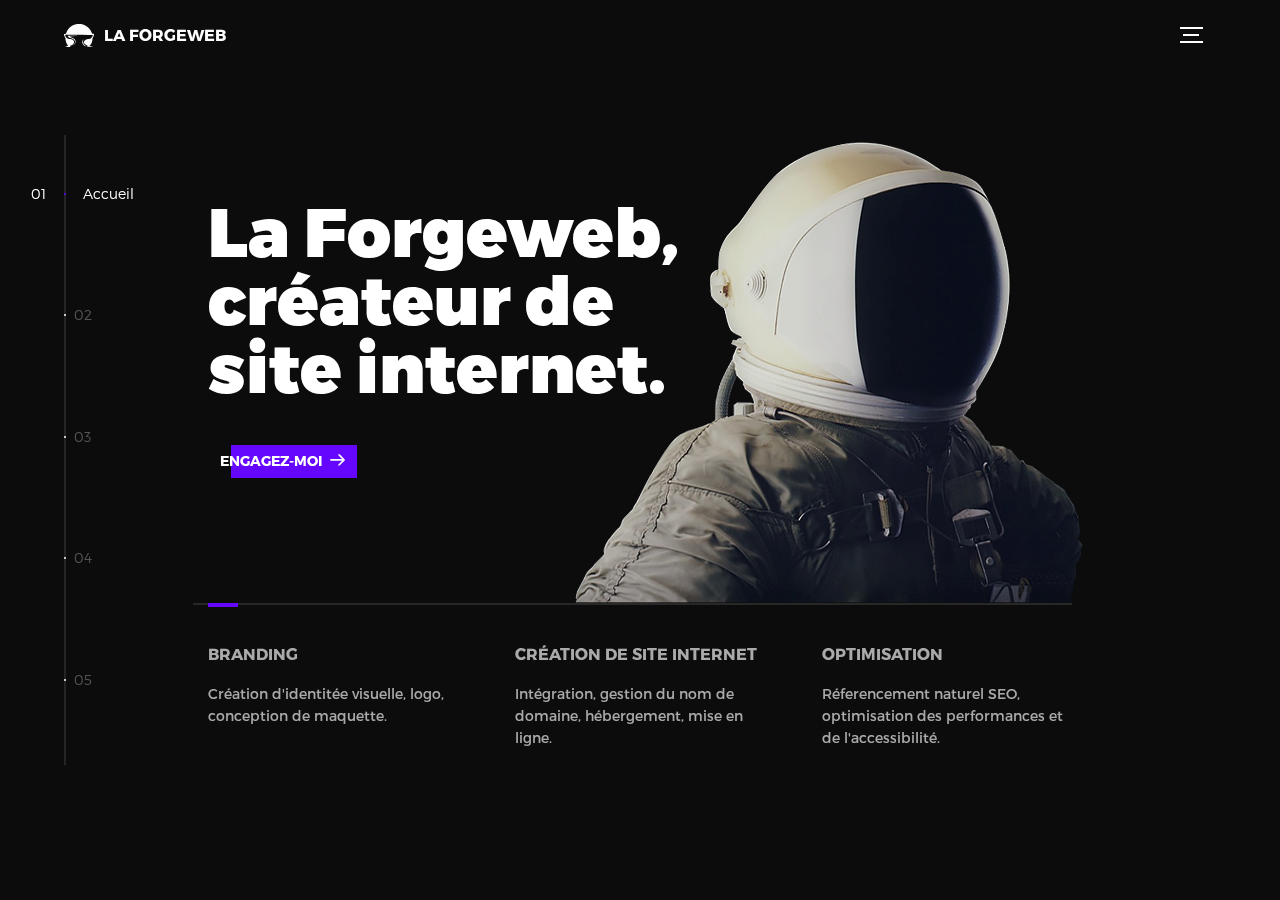
<file: index.html>
<!DOCTYPE html>
<html lang="fr">
<head>
  <title>La Forgeweb</title>
  <meta charset="utf-8">
  <meta name="viewport" content="width=device-width, initial-scale=1">
  <meta http-equiv="X-UA-Compatible" content="IE=edge">
  <meta name="description" content="HTML5 website template">
  <meta name="keywords" content="global, template, html, sass, jquery">
  <meta name="author" content="Bucky Maler">
  <link rel="stylesheet" href="assets/css/main.css">
</head>
<body>

<!-- notification for small viewports and landscape oriented smartphones -->
<div class="device-notification">
  <a class="device-notification--logo" href="#0">
    <img src="assets/img/lfw-logo.png" alt="Global">
    <p>La Forgeweb</p>
  </a>
  <p class="device-notification--message">La Forgeweb a tellement à offrir que nous devons vous demander d'orienter votre appareil en portrait ou de trouver un écran plus grand. Vous ne serez pas déçu.</p>
</div>

<div class="perspective effect-rotate-left">
  <div class="container"><div class="outer-nav--return"></div>
    <div id="viewport" class="l-viewport">
      <div class="l-wrapper">
        <header class="header">
          <a class="header--logo" href="#0">
            <img src="assets/img/lfw-logo.png" alt="Global">
            <p>La Forgeweb</p>
          </a>
          <button class="header--cta cta">Engagez-moi</button>
          <div class="header--nav-toggle">
            <span></span>
          </div>
        </header>
        <nav class="l-side-nav">
          <ul class="side-nav">
            <li class="is-active"><span>Accueil</span></li>
            <li><span>Réalisations</span></li>
            <li><span>Services</span></li>
            <li><span>Contact</span></li>
            <li><span>Engagez-moi</span></li>
          </ul>
        </nav>
        <ul class="l-main-content main-content">
          <li class="l-section section section--is-active">
            <div class="intro">
              <div class="intro--banner">
                <h1>La Forgeweb,<br>créateur de<br>site internet.</h1>
                <button class="cta">Engagez-moi
                  <svg version="1.1" id="Layer_1" xmlns="http://www.w3.org/2000/svg" xmlns:xlink="http://www.w3.org/1999/xlink" x="0px" y="0px" viewBox="0 0 150 118" style="enable-background:new 0 0 150 118;" xml:space="preserve">
                  <g transform="translate(0.000000,118.000000) scale(0.100000,-0.100000)">
                    <path d="M870,1167c-34-17-55-57-46-90c3-15,81-100,194-211l187-185l-565-1c-431,0-571-3-590-13c-55-28-64-94-18-137c21-20,33-20,597-20h575l-192-193C800,103,794,94,849,39c20-20,39-29,61-29c28,0,63,30,298,262c147,144,272,271,279,282c30,51,23,60-219,304C947,1180,926,1196,870,1167z"/>
                  </g>
                  </svg>
                  <span class="btn-background"></span>
                </button>
                <img src="assets/img/introduction-visual.png" alt="Welcome">
              </div>
              <div class="intro--options">
                <a href="#0">
                  <h3>Branding</h3>
                  <p>Création d'identitée visuelle, logo, conception de maquette.</p>
                </a>
                <a href="#0">
                  <h3>Création de site internet</h3>
                  <p>Intégration, gestion du nom de domaine, hébergement, mise en ligne.</p>
                </a>
                <a href="#0">
                  <h3>Optimisation</h3>
                  <p>Réferencement naturel SEO, optimisation des performances et de l'accessibilité.</p>
                </a>
              </div>
            </div>
          </li>
          <li class="l-section section">
            <div class="work">
              <h2>Parcouvrez mes réalisations</h2>
              <div class="work--lockup">
                <ul class="slider">
                  <li class="slider--item slider--item-left">
                    <a href="#0">
                      <div class="slider--item-image">
                        <img src="assets/img/work-victory.jpg" alt="Victory">
                      </div>
                      <p class="slider--item-title">La Caverne de Kutulu</p>
                      <p class="slider--item-description">Plateforme culturel dédié à la culture geek, cinéma, comics, manga, jeux vidéo.</p>
                    </a>
                  </li>
                  <li class="slider--item slider--item-center">
                    <a href="#0">
                      <div class="slider--item-image">
                        <img src="assets/img/work-metiew-smith.jpg" alt="Metiew and Smith">
                      </div>
                      <p class="slider--item-title">Atypique Recrutement</p>
                      <p class="slider--item-description">Cabinet de recrutement spécialisé dans le recrutement de profil de travailleurs handicapés.</p>
                    </a>
                  </li>
                  <li class="slider--item slider--item-right">
                    <a href="#0">
                      <div class="slider--item-image">
                        <img src="assets/img/work-alex-nowak.jpg" alt="Alex Nowak">
                      </div>
                      <p class="slider--item-title">Antediluvian Studio</p>
                      <p class="slider--item-description">Studio de développement de jeux vidéo indépendant sur la création d'expériences de jeu uniques.</p>
                    </a>
                  </li>

                  

                </ul>
                <div class="slider--prev">
                  <svg version="1.1" id="Layer_1" xmlns="http://www.w3.org/2000/svg" xmlns:xlink="http://www.w3.org/1999/xlink" x="0px" y="0px"
                  viewBox="0 0 150 118" style="enable-background:new 0 0 150 118;" xml:space="preserve">
                  <g transform="translate(0.000000,118.000000) scale(0.100000,-0.100000)">
                    <path d="M561,1169C525,1155,10,640,3,612c-3-13,1-36,8-52c8-15,134-145,281-289C527,41,562,10,590,10c22,0,41,9,61,29
                    c55,55,49,64-163,278L296,510h575c564,0,576,0,597,20c46,43,37,109-18,137c-19,10-159,13-590,13l-565,1l182,180
                    c101,99,187,188,193,199c16,30,12,57-12,84C631,1174,595,1183,561,1169z"/>
                  </g>
                  </svg>
                </div>
                <div class="slider--next">
                  <svg version="1.1" id="Layer_1" xmlns="http://www.w3.org/2000/svg" xmlns:xlink="http://www.w3.org/1999/xlink" x="0px" y="0px" viewBox="0 0 150 118" style="enable-background:new 0 0 150 118;" xml:space="preserve">
                  <g transform="translate(0.000000,118.000000) scale(0.100000,-0.100000)">
                    <path d="M870,1167c-34-17-55-57-46-90c3-15,81-100,194-211l187-185l-565-1c-431,0-571-3-590-13c-55-28-64-94-18-137c21-20,33-20,597-20h575l-192-193C800,103,794,94,849,39c20-20,39-29,61-29c28,0,63,30,298,262c147,144,272,271,279,282c30,51,23,60-219,304C947,1180,926,1196,870,1167z"/>
                  </g>
                  </svg>
                </div>
              </div>
            </div>
          </li>
          <li class="l-section section">
            <div class="about">
              <div class="about--banner">
                <h2>Forgez-vous<br>un avenir<br>sur internet</h2>
                <p style="width:45%; color:#ffffffa6;">Je suis un développeur passionné qui crée des sites web uniques et puissants pour vous aider à vous démarquer en ligne. <span class="tab-mode">Travaillons ensemble pour façonner votre présence en ligne et offrir une expérience utilisateur exceptionnelle.</span></p>
                <a href="#0">Contactez moi
                  <span>
                    <svg version="1.1" id="Layer_1" xmlns="http://www.w3.org/2000/svg" xmlns:xlink="http://www.w3.org/1999/xlink" x="0px" y="0px" viewBox="0 0 150 118" style="enable-background:new 0 0 150 118;" xml:space="preserve">
                    <g transform="translate(0.000000,118.000000) scale(0.100000,-0.100000)">
                      <path d="M870,1167c-34-17-55-57-46-90c3-15,81-100,194-211l187-185l-565-1c-431,0-571-3-590-13c-55-28-64-94-18-137c21-20,33-20,597-20h575l-192-193C800,103,794,94,849,39c20-20,39-29,61-29c28,0,63,30,298,262c147,144,272,271,279,282c30,51,23,60-219,304C947,1180,926,1196,870,1167z"/>
                    </g>
                    </svg>
                  </span>
                </a>
                <img src="assets/img/about-visual.png" alt="About Us">
              </div>
              <div class="about--options">
                <a href="#0">
                  <h3>Branding</h3>
                </a>
                <a href="#0">
                  <h3>Création de site</h3>
                </a>
                <a href="#0">
                  <h3>Optimisation</h3>
                </a>
              </div>
            </div>
          </li>
          <li class="l-section section">
            <div class="contact">
              <div class="contact--lockup">
                <div class="modal">
                  <div class="modal--information">
                    <p>123 rue du moulin, 75000 Paris - France</p>
                    <a href="mailto:ouremail@gmail.com">contact@laforgeweb.fr</a>
                    <a href="tel:+148126287560">01 02 03 04 05</a>
                    <a href="legal.html">Mentions légales</a>
                    
                  </div>
                  <ul class="modal--options">
                    <li><a href="#0">LinkedIn</a></li>
                    <li><a href="#0">Malt</a></li>
                    <li><a href="mailto:contact@laforgeweb.fr">Contactez moi</a></li>
                  </ul>
                </div>
              </div>
            </div>
          </li>
          <li class="l-section section">
            <div class="hire">
              <h2>Quel est votre projet ?</h2>
              <!-- checkout formspree.io for easy form setup -->
              <form class="work-request" action="https://formspree.io/f/mdovqjad"
              method="POST">
                <div class="work-request--options">
                  <span class="options-a">
                    <input id="opt-1" type="checkbox" value="culture" name="culture">
                    <label for="opt-1">
                      <svg version="1.1" id="Layer_1" xmlns="http://www.w3.org/2000/svg" xmlns:xlink="http://www.w3.org/1999/xlink" x="0px" y="0px"
                      viewBox="0 0 150 111" style="enable-background:new 0 0 150 111;" xml:space="preserve">
                      <g transform="translate(0.000000,111.000000) scale(0.100000,-0.100000)">
                        <path d="M950,705L555,310L360,505C253,612,160,700,155,700c-6,0-44-34-85-75l-75-75l278-278L550-5l475,475c261,261,475,480,475,485c0,13-132,145-145,145C1349,1100,1167,922,950,705z"/>
                      </g>
                      </svg>
                      Culture
                    </label>
                    <input id="opt-2" type="checkbox" value="retail" name="retail">
                    <label for="opt-2">
                      <svg version="1.1" id="Layer_1" xmlns="http://www.w3.org/2000/svg" xmlns:xlink="http://www.w3.org/1999/xlink" x="0px" y="0px"
                      viewBox="0 0 150 111" style="enable-background:new 0 0 150 111;" xml:space="preserve">
                      <g transform="translate(0.000000,111.000000) scale(0.100000,-0.100000)">
                        <path d="M950,705L555,310L360,505C253,612,160,700,155,700c-6,0-44-34-85-75l-75-75l278-278L550-5l475,475c261,261,475,480,475,485c0,13-132,145-145,145C1349,1100,1167,922,950,705z"/>
                      </g>
                      </svg>
                      Retail
                    </label>
                    <input id="opt-3" type="checkbox" value="evenementiel" name="evenementiel">
                    <label for="opt-3">
                      <svg version="1.1" id="Layer_1" xmlns="http://www.w3.org/2000/svg" xmlns:xlink="http://www.w3.org/1999/xlink" x="0px" y="0px"
                      viewBox="0 0 150 111" style="enable-background:new 0 0 150 111;" xml:space="preserve">
                      <g transform="translate(0.000000,111.000000) scale(0.100000,-0.100000)">
                        <path d="M950,705L555,310L360,505C253,612,160,700,155,700c-6,0-44-34-85-75l-75-75l278-278L550-5l475,475c261,261,475,480,475,485c0,13-132,145-145,145C1349,1100,1167,922,950,705z"/>
                      </g>
                      </svg>
                      Événementiel
                    </label>
                  </span>
                  <span class="options-b">
                    <input id="opt-4" type="checkbox" value="medical" name="medical">
                    <label for="opt-4">
                      <svg version="1.1" id="Layer_1" xmlns="http://www.w3.org/2000/svg" xmlns:xlink="http://www.w3.org/1999/xlink" x="0px" y="0px"
                      viewBox="0 0 150 111" style="enable-background:new 0 0 150 111;" xml:space="preserve">
                      <g transform="translate(0.000000,111.000000) scale(0.100000,-0.100000)">
                        <path d="M950,705L555,310L360,505C253,612,160,700,155,700c-6,0-44-34-85-75l-75-75l278-278L550-5l475,475c261,261,475,480,475,485c0,13-132,145-145,145C1349,1100,1167,922,950,705z"/>
                      </g>
                      </svg>
                      Médical
                    </label>
                    <input id="opt-5" type="checkbox" value="architecture" name="architecture">
                    <label for="opt-5">
                      <svg version="1.1" id="Layer_1" xmlns="http://www.w3.org/2000/svg" xmlns:xlink="http://www.w3.org/1999/xlink" x="0px" y="0px"
                      viewBox="0 0 150 111" style="enable-background:new 0 0 150 111;" xml:space="preserve">
                      <g transform="translate(0.000000,111.000000) scale(0.100000,-0.100000)">
                        <path d="M950,705L555,310L360,505C253,612,160,700,155,700c-6,0-44-34-85-75l-75-75l278-278L550-5l475,475c261,261,475,480,475,485c0,13-132,145-145,145C1349,1100,1167,922,950,705z"/>
                      </g>
                      </svg>
                      Architecture
                    </label>
                    <input id="opt-6" type="checkbox" value="autre" name="autre">
                    <label for="opt-6">
                      <svg version="1.1" id="Layer_1" xmlns="http://www.w3.org/2000/svg" xmlns:xlink="http://www.w3.org/1999/xlink" x="0px" y="0px"
                      viewBox="0 0 150 111" style="enable-background:new 0 0 150 111;" xml:space="preserve">
                      <g transform="translate(0.000000,111.000000) scale(0.100000,-0.100000)">
                        <path d="M950,705L555,310L360,505C253,612,160,700,155,700c-6,0-44-34-85-75l-75-75l278-278L550-5l475,475c261,261,475,480,475,485c0,13-132,145-145,145C1349,1100,1167,922,950,705z"/>
                      </g>
                      </svg>
                      Autre
                    </label>
                  </span>
                </div>
                <div class="work-request--information">
                  <div class="information-name">
                    <input id="name" type="text" spellcheck="false" name="name" required>
                    <label for="name">Nom</label>
                  </div>
                  <div class="information-email">
                    <input id="email" type="email" spellcheck="false" name="email" required>
                    <label for="email">Email</label>
                  </div>
                </div>
                <input type="submit" value="Envoyer">
              </form>
            </div>
          </li>
        </ul>
      </div>
    </div>
  </div>
  <ul class="outer-nav">
    <li class="is-active">Accueil</li>
    <li>Réalisations</li>
    <li>Services</li>
    <li>Contact</li>
    <li>Engagez-moi</li>
  </ul>
</div>



<script src="https://ajax.googleapis.com/ajax/libs/jquery/2.2.4/jquery.min.js"></script>
<script>window.jQuery || document.write('<script src="assets/js/vendor/jquery-2.2.4.min.js"><\/script>')</script>
<script src="assets/js/functions-min.js"></script>
</body>
</html>
</file>
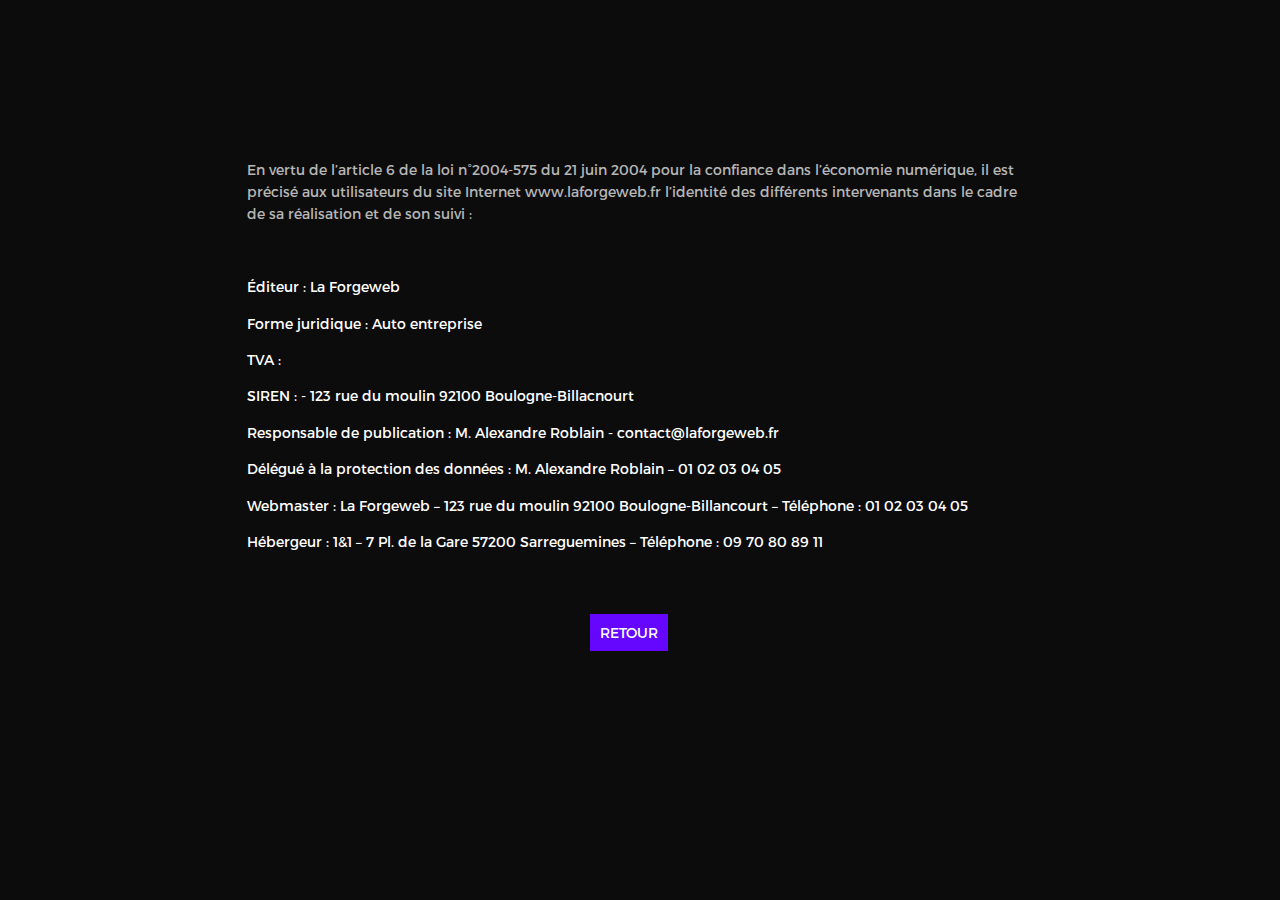
<file: legal.html>
<!DOCTYPE html>
<html lang="fr">
<head>
  <title>La Forgeweb</title>
  <meta charset="utf-8">
  <meta name="viewport" content="width=device-width, initial-scale=1">
  <meta http-equiv="X-UA-Compatible" content="IE=edge">
  <meta name="description" content="HTML5 website template">
  <meta name="keywords" content="global, template, html, sass, jquery">
  <meta name="author" content="Bucky Maler">
  <link rel="stylesheet" href="assets/css/main.css">
</head>
<body>

<section class="legal">

  <div class="legal--paragraph">
    <p style="color: rgb(182, 182, 182)">En vertu de l’article 6 de la loi n°2004-575 du 21 juin 2004 pour la confiance dans l’économie numérique, il est précisé aux utilisateurs du site Internet www.laforgeweb.fr l’identité des différents intervenants dans le cadre de sa réalisation et de son suivi :</p>
    <br>
    <p>Éditeur : La Forgeweb </p>
    <p>Forme juridique : Auto entreprise</p>
    <p>TVA :</p>
    <p>SIREN : - 123 rue du moulin 92100 Boulogne-Billacnourt</p>
    <p>Responsable de publication : M. Alexandre Roblain - contact@laforgeweb.fr</p>
    <p>Délégué à la protection des données : M. Alexandre Roblain –  01 02 03 04 05</p>
    <p>Webmaster : La Forgeweb – 123 rue du moulin 92100 Boulogne-Billancourt  – Téléphone : 01 02 03 04 05</p>
    <p>Hébergeur : 1&1  – 7 Pl. de la Gare 57200 Sarreguemines – Téléphone : 09 70 80 89 11</p>
</div>

<div class="legal-space-btn">
    <a href="index.html" class="legal--btn">Retour</a>
 </div> 

</section>
   

    
    




<script src="https://ajax.googleapis.com/ajax/libs/jquery/2.2.4/jquery.min.js"></script>
<script>window.jQuery || document.write('<script src="assets/js/vendor/jquery-2.2.4.min.js"><\/script>')</script>
<script src="assets/js/functions-min.js"></script>
</body>
</html>
</file>
<file: assets/css/main.css>
@font-face{
    font-family:'Montserrat';
    src:url("fonts/Montserrat-Black.eot");
    src:local("☺"),url("fonts/Montserrat-Black.woff") format("woff"),url("fonts/Montserrat-Black.ttf") format("truetype"),url("fonts/Montserrat-Black.svg") format("svg");
    font-weight:900;
    font-style:normal
}
@font-face{
    font-family:'Montserrat';
    src:url("fonts/Montserrat-Bold.eot");
    src:local("☺"),url("fonts/Montserrat-Bold.woff") format("woff"),url("fonts/Montserrat-Bold.ttf") format("truetype"),url("fonts/Montserrat-Bold.svg") format("svg");
    font-weight:700;
    font-style:normal
}
@font-face{
    font-family:'Montserrat';
    src:url("fonts/Montserrat-Regular.eot");
    src:local("☺"),url("fonts/Montserrat-Regular.woff") format("woff"),url("fonts/Montserrat-Regular.ttf") format("truetype"),url("fonts/Montserrat-Regular.svg") format("svg");
    font-weight:400;
    font-style:normal
}
@font-face{
    font-family:'Montserrat';
    src:url("fonts/Montserrat-Light.eot");
    src:local("☺"),url("fonts/Montserrat-Light.woff") format("woff"),url("fonts/Montserrat-Light.ttf") format("truetype"),url("fonts/Montserrat-Light.svg") format("svg");
    font-weight:300;
    font-style:normal
}
/*! normalize.css v3.0.2 | MIT License | git.io/normalize */
html{
    font-family:sans-serif;
    -ms-text-size-adjust:100%;
    -webkit-text-size-adjust:100%
}
body{
    margin:0
}
article,aside,details,figcaption,figure,footer,header,hgroup,main,menu,nav,section,summary{
    display:block
}
audio,canvas,progress,video{
    display:inline-block;
    vertical-align:baseline
}
audio:not([controls]){
    display:none;
    height:0
}
[hidden],template{
    display:none
}
a{
    background-color:transparent
}
a:active,a:hover{
    outline:0
}
abbr[title]{
    border-bottom:1px dotted
}
b,strong{
    font-weight:bold
}
dfn{
    font-style:italic
}
h1{
    font-size:2em;
    margin:0.67em 0
}
mark{
    background:#ff0;
    color:#000
}
small{
    font-size:80%
}
sub,sup{
    font-size:75%;
    line-height:0;
    position:relative;
    vertical-align:baseline
}
sup{
    top:-0.5em
}
sub{
    bottom:-0.25em
}
img{
    border:0
}
svg:not(:root){
    overflow:hidden
}
figure{
    margin:1em 40px
}
hr{
    box-sizing:content-box;
    height:0
}
pre{
    overflow:auto
}
code,kbd,pre,samp{
    font-family:monospace, monospace;
    font-size:1em
}
button,input,optgroup,select,textarea{
    color:inherit;
    font:inherit;
    margin:0
}
button{
    overflow:visible
}
button,select{
    text-transform:none
}
button,html input[type="button"],input[type="reset"],input[type="submit"]{
    -webkit-appearance:button;
    cursor:pointer
}
button[disabled],html input[disabled]{
    cursor:default
}
button::-moz-focus-inner,input::-moz-focus-inner{
    border:0;
    padding:0
}
input{
    line-height:normal
}
input[type="checkbox"],input[type="radio"]{
    box-sizing:border-box;
    padding:0
}
input[type="number"]::-webkit-inner-spin-button,input[type="number"]::-webkit-outer-spin-button{
    height:auto
}
input[type="search"]{
    -webkit-appearance:textfield;
    box-sizing:content-box
}
input[type="search"]::-webkit-search-cancel-button,input[type="search"]::-webkit-search-decoration{
    -webkit-appearance:none
}
fieldset{
    border:1px solid #c0c0c0;
    margin:0 2px;
    padding:0.35em 0.625em 0.75em
}
legend{
    border:0;
    padding:0
}
textarea{
    overflow:auto
}
optgroup{
    font-weight:bold
}
table{
    border-collapse:collapse;
    border-spacing:0
}
td,th{
    padding:0
}
::-moz-selection{
    background:#FFF498
}
::selection{
    background:#FFF498
}
::-moz-selection{
    background:#FFF498
}
img::-moz-selection{
    background:transparent
}
img::selection{
    background:transparent
}
img::-moz-selection{
    background:transparent
}
body{
    -webkit-tap-highlight-color:#FFF498
}
body{
    background-color:#0c0c0c;
    font-size:14px;
    line-height:1.6;
    font-family:"Montserrat",sans-serif;
    color:#fff;
    -webkit-font-smoothing:antialiased;
    -webkit-text-size-adjust:100%
}
.l-viewport{
    position:relative;
    width:100%;
    height:100vh;
    box-shadow:0 0 45px 5px rgba(0,0,0,0.85);
    overflow:hidden
}
.l-wrapper{
    position:relative;
    width:1440px;
    max-width:90%;
    height:100%;
    margin:0 auto
}
.l-side-nav{
    position:absolute;
    left:0;
    display:-webkit-box;
    display:-webkit-flex;
    display:-ms-flexbox;
    display:flex;
    height:100%;
    -webkit-box-align:center;
    -webkit-align-items:center;
    -ms-flex-align:center;
    align-items:center
}
.l-side-nav::before{
    content:"";
    position:absolute;
    top:50%;
    left:0;
    -webkit-transform:translateY(-50%);
    transform:translateY(-50%);
    width:2px;
    height:70%;
    max-height:750px;
    background-color:#555;
    opacity:.35;
    z-index:10
}
@media (max-width: 1180px){
    .l-side-nav{
        display:none
    }
}
.l-main-content{
    position:relative;
    width:100%;
    height:100%;
    margin:0;
    padding:0;
    list-style:none
}
.l-section{
    position:absolute;
    width:100%;
    height:100%
}
.device-notification{
    display:none;
    position:fixed;
    top:0;
    left:0;
    width:100%;
    height:100%;
    -webkit-box-orient:vertical;
    -webkit-box-direction:normal;
    -webkit-flex-direction:column;
    -ms-flex-direction:column;
    flex-direction:column;
    -webkit-box-align:center;
    -webkit-align-items:center;
    -ms-flex-align:center;
    -ms-grid-row-align:center;
    align-items:center;
    -webkit-box-pack:center;
    -webkit-justify-content:center;
    -ms-flex-pack:center;
    justify-content:center;
    background-color:#0c0c0c;
    z-index:12
}
.device-notification--logo{
    display:-webkit-box;
    display:-webkit-flex;
    display:-ms-flexbox;
    display:flex;
    -webkit-box-align:center;
    -webkit-align-items:center;
    -ms-flex-align:center;
    align-items:center;
    text-decoration:none;
    color:#fff
}
.device-notification--logo p{
    margin:0 0 0 10px;
    font-size:16px;
    font-weight:700;
    text-transform:uppercase
}
.device-notification--message{
    width:70%;
    margin:30px 0 0 0;
    font-weight:700;
    text-align:center
}
@media (max-width: 767px) and (min-width: 601px) and (max-height: 680px){
    .device-notification{
        display:-webkit-box;
        display:-webkit-flex;
        display:-ms-flexbox;
        display:flex
    }
}
@media (max-width: 600px) and (min-width: 480px) and (max-height: 580px){
    .device-notification{
        display:-webkit-box;
        display:-webkit-flex;
        display:-ms-flexbox;
        display:flex
    }
}
@media (max-width: 736px) and (min-width: 360px) and (orientation: landscape){
    .device-notification{
        display:-webkit-box;
        display:-webkit-flex;
        display:-ms-flexbox;
        display:flex
    }
}
@media(max-width: 359px){
    .device-notification{
        display:-webkit-box;
        display:-webkit-flex;
        display:-ms-flexbox;
        display:flex
    }
}
.section{
    opacity:0;
    visibility:hidden;
    -webkit-transition:opacity .4s ease-in-out,visibility 0s .4s;
    transition:opacity .4s ease-in-out,visibility 0s .4s
}
.section--is-active{
    opacity:1;
    visibility:visible;
    z-index:1;
    -webkit-transition:opacity .4s ease-in-out .4s;
    transition:opacity .4s ease-in-out .4s
}
.section--next{
    -webkit-transform:translateY(-45px);
    transform:translateY(-45px);
    -webkit-transition:-webkit-transform .4s ease-in-out;
    transition:-webkit-transform .4s ease-in-out;
    transition:transform .4s ease-in-out;
    transition:transform .4s ease-in-out, -webkit-transform .4s ease-in-out
}
.section--prev{
    -webkit-transform:translateY(45px);
    transform:translateY(45px);
    -webkit-transition:-webkit-transform .4s ease-in-out;
    transition:-webkit-transform .4s ease-in-out;
    transition:transform .4s ease-in-out;
    transition:transform .4s ease-in-out, -webkit-transform .4s ease-in-out
}
.header{
    position:absolute;
    top:0;
    left:0;
    display:-webkit-box;
    display:-webkit-flex;
    display:-ms-flexbox;
    display:flex;
    width:100%;
    height:70px;
    -webkit-box-align:center;
    -webkit-align-items:center;
    -ms-flex-align:center;
    align-items:center;
    -webkit-box-pack:justify;
    -webkit-justify-content:space-between;
    -ms-flex-pack:justify;
    justify-content:space-between;
    z-index:10
}
.header--logo{
    display:-webkit-box;
    display:-webkit-flex;
    display:-ms-flexbox;
    display:flex;
    -webkit-box-align:center;
    -webkit-align-items:center;
    -ms-flex-align:center;
    align-items:center;
    text-decoration:none;
    color:#fff
}
.header--logo p{
    margin:0 0 0 10px;
    font-size:16px;
    font-weight:700;
    text-transform:uppercase
}
.header--nav-toggle{
    display:-webkit-box;
    display:-webkit-flex;
    display:-ms-flexbox;
    display:flex;
    width:50px;
    height:50px;
    -webkit-box-orient:vertical;
    -webkit-box-direction:normal;
    -webkit-flex-direction:column;
    -ms-flex-direction:column;
    flex-direction:column;
    -webkit-box-align:center;
    -webkit-align-items:center;
    -ms-flex-align:center;
    align-items:center;
    -webkit-box-pack:center;
    -webkit-justify-content:center;
    -ms-flex-pack:center;
    justify-content:center;
    color: #fff;
    cursor:pointer
}
.header--nav-toggle span,.header--nav-toggle::before,.header--nav-toggle::after{
    content:"";
    position:relative;
    width:16px;
    height:2px;
    background-color:#fff
}
.header--nav-toggle::before{
    bottom:5px;
    width:23px
}
.header--nav-toggle::after{
    top:5px;
    width:23px
}
.header--nav-toggle{
    color:white;
}
.header--cta{
    position:absolute;
    top:50%;
    left:50%;
    -webkit-transform:translate(-50%, -50%);
    transform:translate(-50%, -50%);
    padding:0 20px;
    line-height:30px;
    text-decoration:none;
    color:#fff;
    font-weight:700;
    text-transform:uppercase;
    background-color:#6506ff;
    border:none;
    opacity:0;
    visibility:hidden;
    -webkit-transition:opacity .4s ease-in-out,visibility 0s .4s;
    transition:opacity .4s ease-in-out,visibility 0s .4s
}
.header--cta:focus{
    outline:none
}
.header--cta.is-active{
    opacity:1;
    visibility:visible;
    -webkit-transition:opacity .4s ease-in-out .4s;
    transition:opacity .4s ease-in-out .4s
}
@media (max-width: 767px){
    .header--cta{
        display:none
    }
}
.side-nav{
    position:relative;
    display:-webkit-box;
    display:-webkit-flex;
    display:-ms-flexbox;
    display:flex;
    width:100px;
    height:70%;
    max-height:750px;
    -webkit-box-orient:vertical;
    -webkit-box-direction:normal;
    -webkit-flex-direction:column;
    -ms-flex-direction:column;
    flex-direction:column;
    -webkit-justify-content:space-around;
    -ms-flex-pack:distribute;
    justify-content:space-around;
    margin:0;
    padding:0;
    list-style-position:inside;
    z-index:10
}
.side-nav>li{
    position:relative;
    top:-5px;
    color:#fff;
    font-size:6px;
    cursor:pointer
}
.side-nav>li span{
    position:relative;
    top:3px;
    left:10px;
    color:#fff;
    font-size:14px;
    font-weight:300;
    opacity:0;
    visibility:hidden
}
.side-nav>li::before{
    position:absolute;
    top:3px;
    left:10px;
    color:#555;
    font-size:14px;
    font-weight:300
}
.side-nav li:nth-child(1)::before{
    content:"01"
}
.side-nav li:nth-child(2)::before{
    content:"02"
}
.side-nav li:nth-child(3)::before{
    content:"03"
}
.side-nav li:nth-child(4)::before{
    content:"04"
}
.side-nav li:nth-child(5)::before{
    content:"05"
}
.side-nav li.is-active{
    color:#6506ff;
    -webkit-transition:color .4s ease-in-out;
    transition:color .4s ease-in-out
}
.side-nav li.is-active span{
    opacity:1;
    visibility:visible;
    -webkit-transition:opacity .4s ease-in-out;
    transition:opacity .4s ease-in-out
}
.side-nav li.is-active::before{
    left:-33px;
    color:#fff
}
.intro{
    position:relative;
    display:-webkit-box;
    display:-webkit-flex;
    display:-ms-flexbox;
    display:flex;
    width:900px;
    max-width:75%;
    height:100%;
    -webkit-box-orient:vertical;
    -webkit-box-direction:normal;
    -webkit-flex-direction:column;
    -ms-flex-direction:column;
    flex-direction:column;
    -webkit-box-pack:center;
    -webkit-justify-content:center;
    -ms-flex-pack:center;
    justify-content:center;
    margin:0 auto
}
@media (max-width: 1180px){
    .intro{
        max-width:100%
    }
}
.intro--banner{
    position:relative;
    height:475px
}
.intro--banner::before{
    content:"";
    position:absolute;
    bottom:20px;
    left:-15px;
    right:0;
    height:2px;
    background-color:#282828
}
.intro--banner::after{
    content:"";
    position:absolute;
    bottom:18px;
    left:0;
    width:30px;
    height:4px;
    background-color:#6506ff
}
.intro--banner h1{
    position:relative;
    font-size:68px;
    font-weight:900;
    line-height:1;
    z-index:1
}
.intro--banner button{
    position:relative;
    padding:5px 17px 5px 12px;
    font-weight:700;
    text-transform:uppercase;
    background-color:transparent;
    border:none
}
.intro--banner button .btn-background{
    position:absolute;
    top:0;
    left:23px;
    right:0;
    height:100%;
    background-color:#6506ff;
    z-index:-1;
    -webkit-transition:left .2s ease-in-out;
    transition:left .2s ease-in-out
}
.intro--banner button:hover .btn-background{
    left:0
}
.intro--banner button:focus{
    outline:none
}
.intro--banner button svg{
    position:relative;
    left:5px;
    width:15px;
    fill:#fff
}
.intro--banner img{
    position:absolute;
    bottom:21px;
    right:-12px
}
.intro--options{
    display:-webkit-box;
    display:-webkit-flex;
    display:-ms-flexbox;
    display:flex;
    -webkit-box-pack:justify;
    -webkit-justify-content:space-between;
    -ms-flex-pack:justify;
    justify-content:space-between;
    margin:0;
    padding:0;
    list-style:none
}
.intro--options>a{
    max-width:250px;
    text-decoration:none;
    color:#ffffffa6;
    -webkit-transition:color .2s ease-in-out;
    transition:color .2s ease-in-out
}
.intro--options>a:hover{
    color:#fff
}
.intro--options h3{
    font-size:16px;
    text-transform:uppercase
}
.intro--options p{
    margin-bottom:0
}
@media (max-width: 900px){
    .intro--banner{
        height:380px
    }
    .intro--banner h1{
        font-size:55px
    }
    .intro--banner img{
        width:430px
    }
    .intro--options>a{
        margin-right:30px
    }
    .intro--options>a:last-child{
        margin-right:0
    }
}
@media (max-width: 767px){
    .intro--banner{
        height:305px
    }
    .intro--banner h1{
        font-size:44px
    }
    .intro--banner img{
        width:330px
    }
    .intro--options{
        display:block
    }
    .intro--options>a{
        display:block;
        max-width:100%;
        margin:0 0 30px 0
    }
    .intro--options>a:last-child{
        margin-bottom:0
    }
}
@media (max-width: 600px){
    .intro--banner{
        height:360px
    }
    .intro--banner h1{
        font-size:55px
    }
    .intro--banner img{
        display:none
    }
}
@media (max-width: 600px) and (max-height: 750px){
    .intro--banner{
        height:auto
    }
    .intro--banner::before,.intro--banner::after{
        display:none
    }
    .intro--banner h1{
        margin-top:0
    }
    .intro--options{
        display:none
    }
}
.work{
    position:relative;
    display:-webkit-box;
    display:-webkit-flex;
    display:-ms-flexbox;
    display:flex;
    width:960px;
    max-width:80%;
    height:100%;
    -webkit-box-orient:vertical;
    -webkit-box-direction:normal;
    -webkit-flex-direction:column;
    -ms-flex-direction:column;
    flex-direction:column;
    -webkit-box-pack:center;
    -webkit-justify-content:center;
    -ms-flex-pack:center;
    justify-content:center;
    margin:0 auto
}
@media (max-width: 1180px){
    .work{
        max-width:100%
    }
}
.work h2{
    margin:0 0 20px 0;
    font-size:30px;
    text-align:center
}
.work--lockup{
    position:relative
}
.work--lockup .slider{
    position:relative;
    display:-webkit-box;
    display:-webkit-flex;
    display:-ms-flexbox;
    display:flex;
    width:80%;
    margin:0 auto;
    padding:0;
    list-style:none
}
.work--lockup .slider--item{
    position:absolute;
    display:none;
    text-align:center
}
.work--lockup .slider--item a{
    text-decoration:none;
    color:#858585
}
.work--lockup .slider--item-title{
    margin-top:10px;
    font-size:12px;
    font-weight:700;
    text-transform:uppercase
}
.work--lockup .slider--item-description{
    display:none;
    max-width:250px;
    margin:0 auto
}
.work--lockup .slider--item-image{
    width:150px;
    height:150px;
    margin:0 auto;
    border-radius:50%;
    overflow:hidden
}
.work--lockup .slider--item-image img{
    width:100%
}
.work--lockup .slider--item-left{
    top:50%;
    left:0;
    -webkit-transform:translateY(-50%);
    transform:translateY(-50%);
    display:block
}
.work--lockup .slider--item-right{
    top:50%;
    right:0;
    -webkit-transform:translateY(-50%);
    transform:translateY(-50%);
    display:block
}
.work--lockup .slider--item-center{
    position:relative;
    top:30px;
    left:50%;
    -webkit-transform:translateX(-50%);
    transform:translateX(-50%);
    display:block
}
.work--lockup .slider--item-center a{
    color:#fff
}
.work--lockup .slider--item-center .slider--item-title{
    margin-top:25px;
    font-size:16px
}
.work--lockup .slider--item-center .slider--item-description{
    display:block
}
.work--lockup .slider--item-center .slider--item-image{
    width:300px;
    height:300px
}
.work--lockup .slider--next,.work--lockup .slider--prev{
    position:absolute;
    top:160px;
    display:-webkit-box;
    display:-webkit-flex;
    display:-ms-flexbox;
    display:flex;
    width:50px;
    height:50px;
    -webkit-box-align:center;
    -webkit-align-items:center;
    -ms-flex-align:center;
    align-items:center;
    -webkit-box-pack:center;
    -webkit-justify-content:center;
    -ms-flex-pack:center;
    justify-content:center;
    background-color:#282828;
    border-radius:50%;
    cursor:pointer
}
.work--lockup .slider--next svg,.work--lockup .slider--prev svg{
    width:20px;
    fill:#fff
}
.work--lockup .slider--next{
    right:0
}
.work--lockup .slider--prev{
    left:0
}
@media (max-width: 900px){
    .work--lockup .slider--item-image{
        width:120px;
        height:120px
    }
    .work--lockup .slider--item-center .slider--item-image{
        width:240px;
        height:240px
    }
    .work--lockup .slider--next,.work--lockup .slider--prev{
        top:130px
    }
}
@media (max-width: 767px){
    .work--lockup .slider{
        width:75%
    }
    .work--lockup .slider--item-image{
        width:90px;
        height:90px
    }
    .work--lockup .slider--item-center .slider--item-image{
        width:190px;
        height:190px
    }
    .work--lockup .slider--next,.work--lockup .slider--prev{
        top:105px
    }
}
@media (max-width: 600px){
    .work--lockup .slider{
        width:auto
    }
    .work--lockup .slider--item-left,.work--lockup .slider--item-right{
        display:none
    }
}
.about{
    position:relative;
    display:-webkit-box;
    display:-webkit-flex;
    display:-ms-flexbox;
    display:flex;
    width:900px;
    max-width:75%;
    height:100%;
    -webkit-box-orient:vertical;
    -webkit-box-direction:normal;
    -webkit-flex-direction:column;
    -ms-flex-direction:column;
    flex-direction:column;
    -webkit-box-pack:center;
    -webkit-justify-content:center;
    -ms-flex-pack:center;
    justify-content:center;
    margin:0 auto
}
@media (max-width: 1180px){
    .about{
        max-width:100%
    }
}
.about--banner{
    position:relative;
    height:475px
}
.about--banner::before{
    content:"";
    position:absolute;
    top:20px;
    left:200px;
    -webkit-transform:rotate(-25deg);
    transform:rotate(-25deg);
    border:5px solid #6506ff;
    border-right-color:transparent;
    border-bottom-color:transparent
}
.about--banner::after{
    content:"";
    position:absolute;
    top:75px;
    left:400px;
    -webkit-transform:rotate(45deg);
    transform:rotate(45deg);
    width:10px;
    height:10px;
    background-color:#6506ff
}
.about--banner h2{
    position:relative;
    margin-top:35px;
    font-size:68px;
    font-weight:900;
    line-height:1;
    z-index:1;
}

.about--banner h2::after{
    content:"";
    position:absolute;
    top:255px;
    left:255px;
    width:10px;
    height:10px;
    background-color:#6506ff
}
.about--banner a{
    padding:5px 17px 5px 0;
    text-decoration:none;
    color:#fff;
    font-weight:700;
    text-transform:uppercase;
    background-color:transparent
}
.about--banner a:hover svg{
    left:10px
}
.about--banner a svg{
    position:relative;
    left:5px;
    width:15px;
    fill:#fff;
    -webkit-transition:left .2s ease-in-out;
    transition:left .2s ease-in-out
}
.about--banner img{
    position:absolute;
    bottom:-90px;
    right:-12px
}
.about--options{
    display:-webkit-box;
    display:-webkit-flex;
    display:-ms-flexbox;
    display:flex;
    max-width:600px;
    -webkit-box-pack:justify;
    -webkit-justify-content:space-between;
    -ms-flex-pack:justify;
    justify-content:space-between;
    margin:0;
    padding:0;
    list-style:none
}
.about--options>a{
    position:relative;
    width:150px;
    height:75px;
    text-decoration:none;
    color:#fff;
    border:10px solid #6506ff;
    background-position:center;
    background-size:cover;
    background-repeat:no-repeat
}
.about--options>a:nth-child(1){
    background-image:url("../img/about-winners.jpg")
}
.about--options>a:nth-child(2){
    background-image:url("../img/about-philosophy.jpg")
}
.about--options>a:nth-child(3){
    background-image:url("../img/about-history.jpg")
}
.about--options>a:hover h3{
    bottom:-50px
}
.about--options h3{
    position:absolute;
    bottom:-38px;
    left:10px;
    font-size:16px;
    text-transform:uppercase;
    -webkit-transition:bottom .2s ease-in-out,left .2s ease-in-out;
    transition:bottom .2s ease-in-out,left .2s ease-in-out
}
@media (max-width: 767px){
    .about--banner{
        height:305px
    }
    .about--banner::before{
        top:0;
        left:125px
    }
    .about--banner::after{
        top:35px;
        left:260px
    }
    .about--banner h2{
        margin-top:10px;
        font-size:44px
    }
    .about--banner h2::before{
        top:28px;
        left:168px
    }
    .about--banner h2::after{
        top:163px;
        left:163px
    }
    .about--banner img{
        width:315px
    }
}
@media (max-width: 600px){
    .about--banner{
        height:auto
    }
    .about--banner::before{
        left:155px
    }
    .about--banner::after{
        left:310px
    }
    .about--banner h2{
        margin-top:0;
        font-size:55px
    }
    .about--banner h2::before{
        top:43px;
        left:214px
    }
    .about--banner h2::after{
        top:205px;
        left:205px
    }
    .about--banner img{
        display:none
    }
    .about--options{
        display:none
    }
}
.contact{
    position:fixed;
    top:0;
    left:0;
    width:100%;
    height:100%;
    background-image:url("../img/contact-visual.png");
    background-position:center;
    background-size:cover;
    background-repeat:no-repeat
}
.contact--lockup{
    position:relative;
    display:-webkit-box;
    display:-webkit-flex;
    display:-ms-flexbox;
    display:flex;
    width:900px;
    max-width:75%;
    height:100%;
    -webkit-box-align:center;
    -webkit-align-items:center;
    -ms-flex-align:center;
    align-items:center;
    -webkit-box-pack:end;
    -webkit-justify-content:flex-end;
    -ms-flex-pack:end;
    justify-content:flex-end;
    margin:0 auto
}
@media (max-width: 1180px){
    .contact--lockup{
        max-width:90%
    }
}
@media (max-width: 767px){
    .contact--lockup{
        -webkit-box-pack:center;
        -webkit-justify-content:center;
        -ms-flex-pack:center;
        justify-content:center
    }
}
.contact--lockup .modal{
    padding:45px 45px;
    text-align:center;
    background-color:#0c0c0c;
    box-shadow:0 0 30px 0 rgba(0,0,0,0.75)
}
.contact--lockup .modal--information p,.contact--lockup .modal--information a{
    display:block;
    margin:14px 0;
    text-decoration:none;
    color:#fff;
    font-weight:700
}
.contact--lockup .modal--information p{
    margin-top:0
}
.contact--lockup .modal--options{
    margin:0;
    padding:0;
    list-style:none
}
.contact--lockup .modal--options>li{
    width:130px;
    margin:0 auto 25px auto
}
.contact--lockup .modal--options li:nth-child(1){
    background-color:#6506ff
}
.contact--lockup .modal--options li:nth-child(2){
    background-color:#ea4c89
}
.contact--lockup .modal--options li:nth-child(3){
    margin-bottom:0;
    background-color:#6506ff;
    text-transform:uppercase
}
.contact--lockup .modal--options a{
    display:block;
    width:100%;
    padding:8px 0;
    text-decoration:none;
    color:#fff;
    font-weight:700
}
.hire{
    position:relative;
    display:-webkit-box;
    display:-webkit-flex;
    display:-ms-flexbox;
    display:flex;
    width:700px;
    max-width:75%;
    height:100%;
    -webkit-box-orient:vertical;
    -webkit-box-direction:normal;
    -webkit-flex-direction:column;
    -ms-flex-direction:column;
    flex-direction:column;
    -webkit-box-pack:center;
    -webkit-justify-content:center;
    -ms-flex-pack:center;
    justify-content:center;
    margin:0 auto
}
@media (max-width: 1180px){
    .hire{
        max-width:100%
    }
}
.hire h2{
    margin:0 0 20px 0;
    font-size:30px;
    text-align:center
}
.work-request{
    display:-webkit-box;
    display:-webkit-flex;
    display:-ms-flexbox;
    display:flex;
    width:100%;
    -webkit-box-orient:vertical;
    -webkit-box-direction:normal;
    -webkit-flex-direction:column;
    -ms-flex-direction:column;
    flex-direction:column;
    -webkit-box-align:center;
    -webkit-align-items:center;
    -ms-flex-align:center;
    align-items:center;
    color:#fff
}
.work-request input[type="submit"]{
    width:400px;
    max-width:100%;
    line-height:50px;
    font-size:16px;
    font-weight:700;
    text-transform:uppercase;
    background-color:#6506ff;
    border:none;
    border-radius:0
}
.work-request input[type="submit"]:focus{
    outline:none
}
.work-request--options{
    display:-webkit-box;
    display:-webkit-flex;
    display:-ms-flexbox;
    display:flex;
    width:100%;
    -webkit-box-orient:vertical;
    -webkit-box-direction:normal;
    -webkit-flex-direction:column;
    -ms-flex-direction:column;
    flex-direction:column;
    -webkit-box-align:center;
    -webkit-align-items:center;
    -ms-flex-align:center;
    align-items:center;
    margin:30px 0
}
.work-request--options .options-a{
    display:-webkit-box;
    display:-webkit-flex;
    display:-ms-flexbox;
    display:flex;
    width:100%;
    -webkit-box-pack:justify;
    -webkit-justify-content:space-between;
    -ms-flex-pack:justify;
    justify-content:space-between
}
.work-request--options .options-b{
    display:-webkit-box;
    display:-webkit-flex;
    display:-ms-flexbox;
    display:flex;
    width:72%;
    -webkit-flex-wrap:wrap;
    -ms-flex-wrap:wrap;
    flex-wrap:wrap;
    -webkit-justify-content:space-around;
    -ms-flex-pack:distribute;
    justify-content:space-around
}
.work-request--options label{
    display:block;
    width:200px;
    margin-bottom:30px;
    line-height:50px;
    font-size:16px;
    font-weight:700;
    text-align:center;
    border:2px solid #fff;
    cursor:pointer;
    -webkit-transition:background-color .2s ease-in-out,border-color .2s ease-in-out;
    transition:background-color .2s ease-in-out,border-color .2s ease-in-out
}
.work-request--options label svg{
    position:relative;
    left:-5px;
    width:0;
    fill:#fff;
    -webkit-transition:width .2s ease-in-out;
    transition:width .2s ease-in-out
}
.work-request--options input[type="checkbox"]{
    display:none
}
.work-request--options input[type="checkbox"]:checked+label{
    background-color:#6506ff;
    border-color:#6506ff
}
.work-request--options input[type="checkbox"]:checked+label svg{
    width:15px
}
.work-request--information{
    display:-webkit-box;
    display:-webkit-flex;
    display:-ms-flexbox;
    display:flex;
    width:100%;
    -webkit-box-pack:justify;
    -webkit-justify-content:space-between;
    -ms-flex-pack:justify;
    justify-content:space-between;
    margin-bottom:60px
}
.work-request--information .information-name,.work-request--information .information-email{
    position:relative;
    width:45%;
    height:50px;
    font-size:30px;
    font-weight:300
}
.work-request--information input[type="text"],.work-request--information input[type="email"]{
    width:100%;
    padding:0 0 5px 0;
    background-color:transparent;
    border:none;
    border-bottom:1px solid #fff;
    border-radius:0
}
.work-request--information input[type="text"]:focus,.work-request--information input[type="email"]:focus{
    outline:none;
    background-color:#0c0c0c
}
.work-request--information label{
    position:absolute;
    top:0;
    left:0;
    pointer-events:none;
    -webkit-transition:top .2s ease-in-out,font-size .2s ease-in-out;
    transition:top .2s ease-in-out,font-size .2s ease-in-out
}
.work-request--information input:focus+label,.work-request--information input.has-value+label{
    top:-15px;
    font-size:14px
}
@media (max-width: 767px){
    .work-request--options{
        -webkit-box-orient:horizontal;
        -webkit-box-direction:normal;
        -webkit-flex-direction:row;
        -ms-flex-direction:row;
        flex-direction:row;
        -webkit-justify-content:space-around;
        -ms-flex-pack:distribute;
        justify-content:space-around
    }
    .work-request--options .options-a,.work-request--options .options-b{
        display:block;
        width:auto
    }
}
@media (max-width: 600px){
    .work-request--options{
        margin:20px 0
    }
}
@media (max-width: 600px) and (max-width: 415px){
    .work-request--options{
        -webkit-box-pack:justify;
        -webkit-justify-content:space-between;
        -ms-flex-pack:justify;
        justify-content:space-between
    }
}
@media (max-width: 600px){
    .work-request--options label{
        width:150px;
        margin-bottom:15px;
        font-size:14px
    }
    .work-request--options input[type="checkbox"]:checked+label svg{
        width:12px
    }
    .work-request--information{
        margin-bottom:30px
    }
    .work-request--information .information-name,.work-request--information .information-email{
        height:40px;
        font-size:24px
    }
}
.perspective{
    position:relative;
    width:100%;
    height:100%;
    overflow:hidden
}
.perspective--modalview{
    position:fixed;
    -webkit-perspective:1500px;
    perspective:1500px
}
.container{
    position:relative;
    -webkit-transform:translateZ(0) translateX(0) rotateY(0deg);
    transform:translateZ(0) translateX(0) rotateY(0deg);
    min-height:100%;
    outline:30px solid #6506ff;
    -webkit-transition:-webkit-transform .4s;
    transition:-webkit-transform .4s;
    transition:transform .4s;
    transition:transform .4s, -webkit-transform .4s
}
.modalview .container{
    position:absolute;
    width:100%;
    height:100%;
    overflow:hidden;
    -webkit-backface-visibility:hidden;
    backface-visibility:hidden
}
.effect-rotate-left .container{
    -webkit-transform-origin:0% 50%;
    transform-origin:0% 50%;
    -webkit-transition:-webkit-transform .4s;
    transition:-webkit-transform .4s;
    transition:transform .4s;
    transition:transform .4s, -webkit-transform .4s
}
.effect-rotate-left--animate .container{
    -webkit-transform:translateZ(-1800px) translateX(-50%) rotateY(45deg);
    transform:translateZ(-1800px) translateX(-50%) rotateY(45deg);
    outline:30px solid #6506ff
}
.outer-nav{
    position:absolute;
    top:50%;
    left:55%;
    -webkit-transform:translateY(-50%);
    transform:translateY(-50%);
    -webkit-transform-style:preserve-3d;
    transform-style:preserve-3d;
    margin:0;
    padding:0;
    list-style:none;
    text-align:center;
    visibility:hidden;
    -webkit-transition:visibility 0s .2s;
    transition:visibility 0s .2s
}
.outer-nav.is-vis{
    visibility:visible
}
.outer-nav--return{
    position:absolute;
    top:0;
    left:0;
    width:100%;
    height:100%;
    display:none;
    cursor:pointer;
    z-index:11
}
.outer-nav--return.is-vis{
    display:block
}
.outer-nav>li{
    -webkit-transform-style:preserve-3d;
    transform-style:preserve-3d;
    -webkit-transform:translateX(350px) translateZ(-1000px);
    transform:translateX(350px) translateZ(-1000px);
    font-size:55px;
    font-weight:900;
    opacity:0;
    cursor:pointer;
    -webkit-transition:opacity .2s,-webkit-transform .2s;
    transition:opacity .2s,-webkit-transform .2s;
    transition:transform .2s,opacity .2s;
    transition:transform .2s,opacity .2s,-webkit-transform .2s
}
.outer-nav>li.is-vis{
    -webkit-transform:translateX(0) translateZ(0);
    transform:translateX(0) translateZ(0);
    opacity:1;
    -webkit-transition:opacity .4s,-webkit-transform .4s;
    transition:opacity .4s,-webkit-transform .4s;
    transition:transform .4s,opacity .4s;
    transition:transform .4s,opacity .4s,-webkit-transform .4s
}

/* outer-nav ligne
.outer-nav>li::before{
    content:"";
    position:absolute;
    top:100%;
    left:50%;
    -webkit-transform:translate(-50%, -25%);
    transform:translate(-50%, -25%);
    width:100%;
    height:15px;
    opacity:0;
    background-color:#6506ff
}

*/

.outer-nav>li.is-active{
    color: #6506ff;
}
.outer-nav>li.is-active::before{
    opacity:1
}
@media (max-width: 767px){
    .outer-nav>li{
        font-size:44px
    }
}
@media (max-width: 600px){
    .outer-nav>li{
        font-size:34px
    }
}
.outer-nav li.is-vis:nth-child(2){
    -webkit-transition-delay:.04s;
    transition-delay:.04s
}
.outer-nav li.is-vis:nth-child(3){
    -webkit-transition-delay:.08s;
    transition-delay:.08s
}
.outer-nav li.is-vis:nth-child(4){
    -webkit-transition-delay:.12s;
    transition-delay:.12s
}
.outer-nav li.is-vis:nth-child(5){
    -webkit-transition-delay:.16s;
    transition-delay:.16s
}
 

/* legal */ 

.legal {
    display: flex;
    flex-direction: column;
    justify-content: center;
    align-items: center;
    padding: 7% 15% 15% 15%;
}

@media  (max-width:767px) {
    .legal {
        padding: 5% 7% 7% 7%;
    } 
}

.legal--paragraph {

    padding: 55px;
}

.legal--btn {

    width:130px;
    text-decoration: none;
    padding: 10px;
    color: #fff;
    background-color:#6506ff;
    text-transform:uppercase;
}

.legal-space-btn {
    width: 100px;
}


/*  */

@media  (max-width:767px) {
    .tab-mode {
        visibility: hidden;
    }
    
}
</file>
